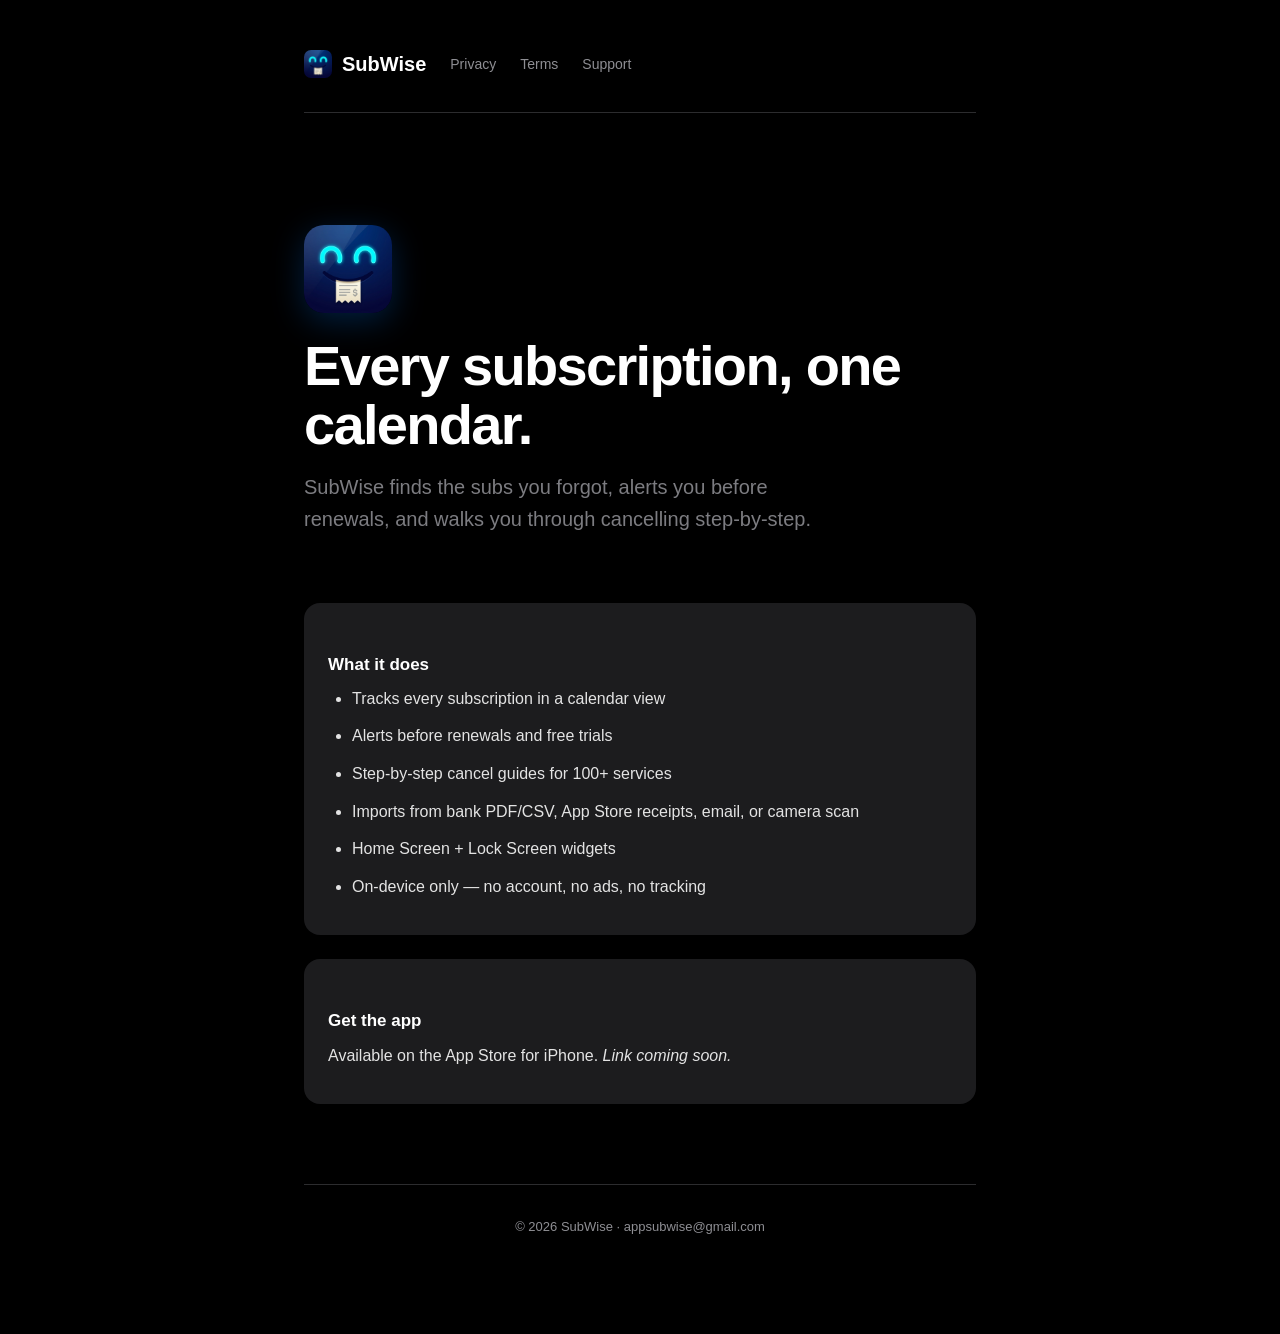
<file: index.html>
<!DOCTYPE html>
<html lang="en">
<head>
<meta charset="UTF-8">
<meta name="viewport" content="width=device-width, initial-scale=1.0">
<title>SubWise — Subscription Tracker</title>
<meta name="description" content="Find subscriptions you forgot, get renewal alerts, and cancel fast with step-by-step guides.">
<meta property="og:title" content="SubWise — Subscription Tracker">
<meta property="og:description" content="Find subscriptions you forgot, get renewal alerts, and cancel fast with step-by-step guides.">
<meta property="og:image" content="https://appsubwise.github.io/og.png">
<meta property="og:image:width" content="1200">
<meta property="og:image:height" content="630">
<meta property="og:url" content="https://appsubwise.github.io/">
<meta property="og:type" content="website">
<meta name="twitter:card" content="summary_large_image">
<link rel="icon" type="image/png" sizes="32x32" href="favicon-32.png">
<link rel="icon" type="image/png" sizes="16x16" href="favicon-16.png">
<link rel="apple-touch-icon" href="apple-touch-icon.png">
<link rel="stylesheet" href="style.css">
</head>
<body>
<div class="container">
  <nav>
    <a href="index.html" class="logo"><img src="logo-256.png" alt="" width="28" height="28">SubWise</a>
    <a href="privacy.html">Privacy</a>
    <a href="terms.html">Terms</a>
    <a href="support.html">Support</a>
  </nav>

  <section class="hero">
    <img src="logo-256.png" alt="SubWise app icon" class="hero-icon" width="88" height="88">
    <h1>Every subscription, one calendar.</h1>
    <p class="lead">SubWise finds the subs you forgot, alerts you before renewals, and walks you through cancelling step-by-step.</p>
  </section>

  <div class="card">
    <h3>What it does</h3>
    <ul>
      <li>Tracks every subscription in a calendar view</li>
      <li>Alerts before renewals and free trials</li>
      <li>Step-by-step cancel guides for 100+ services</li>
      <li>Imports from bank PDF/CSV, App Store receipts, email, or camera scan</li>
      <li>Home Screen + Lock Screen widgets</li>
      <li>On-device only — no account, no ads, no tracking</li>
    </ul>
  </div>

  <div class="card">
    <h3>Get the app</h3>
    <p>Available on the App Store for iPhone. <em>Link coming soon.</em></p>
  </div>

  <footer>
    &copy; 2026 SubWise &middot; <a href="mailto:appsubwise@gmail.com">appsubwise@gmail.com</a>
  </footer>
</div>
</body>
</html>
</file>
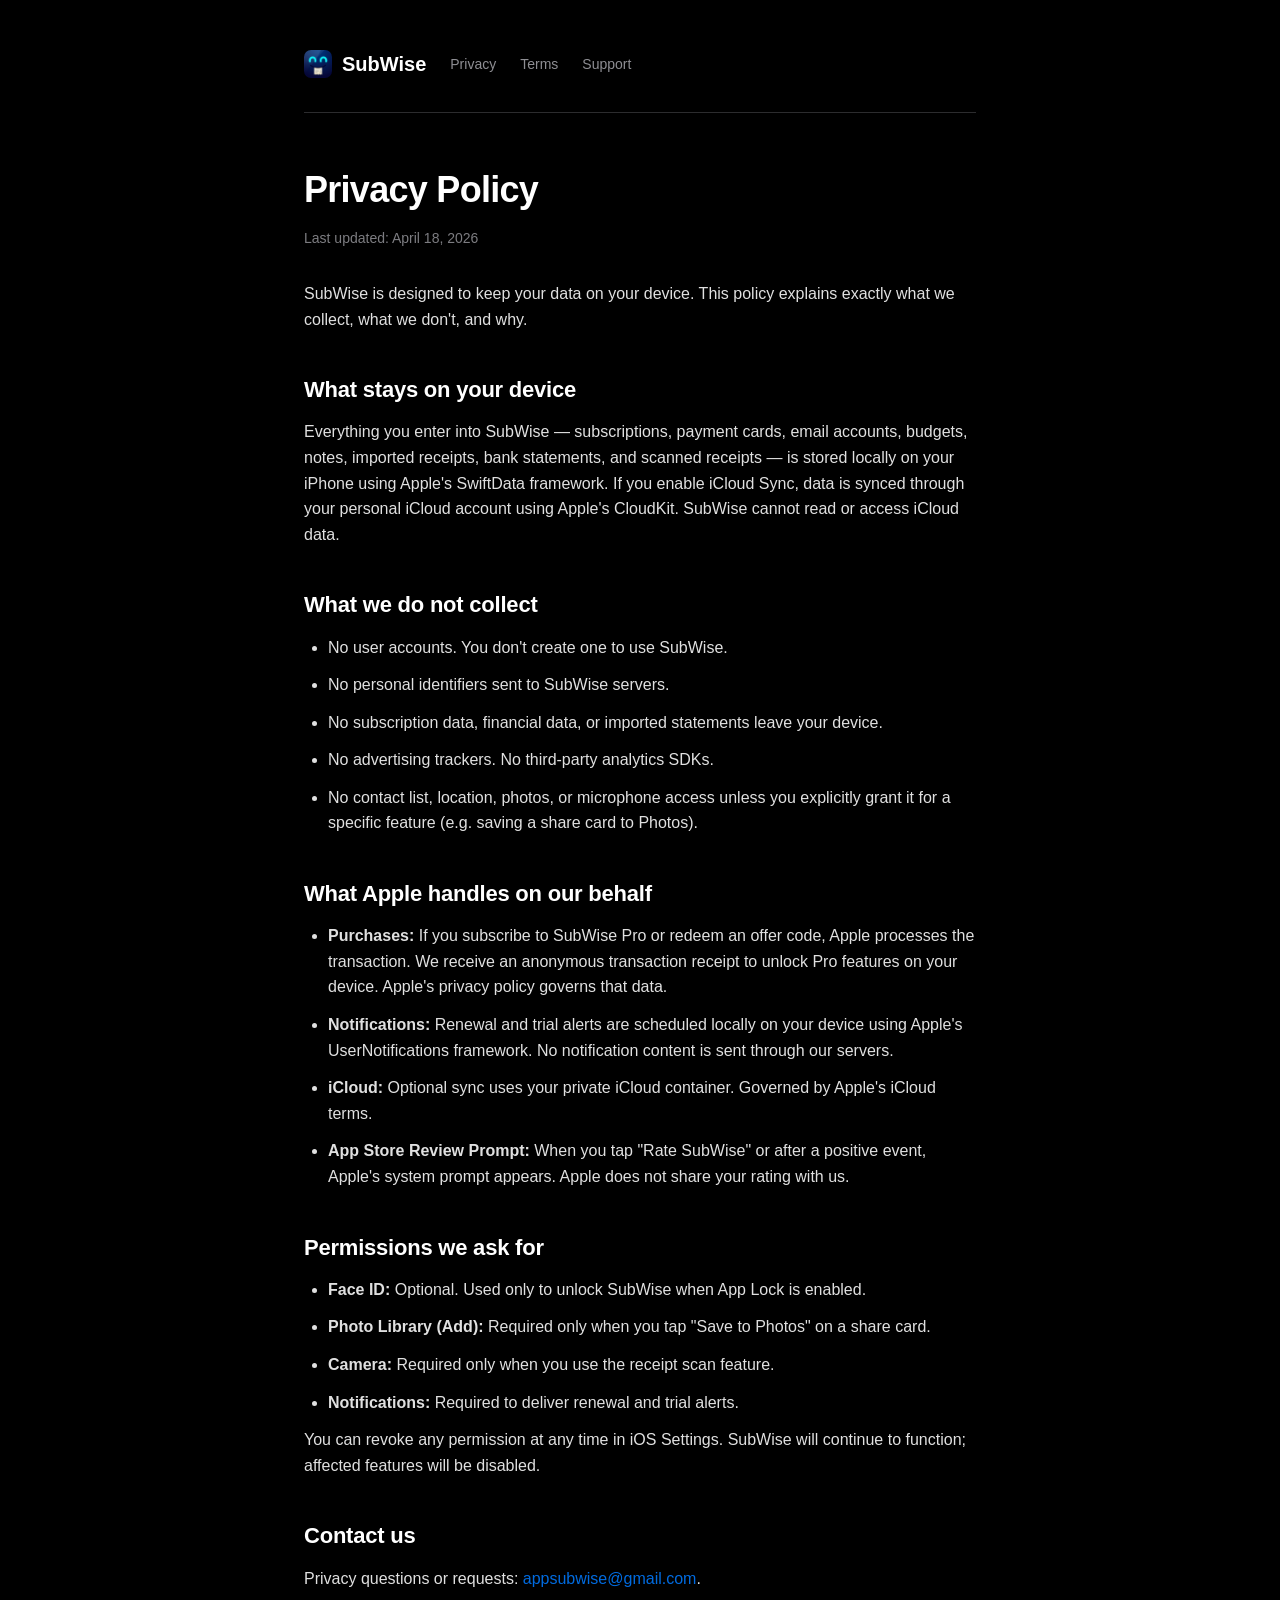
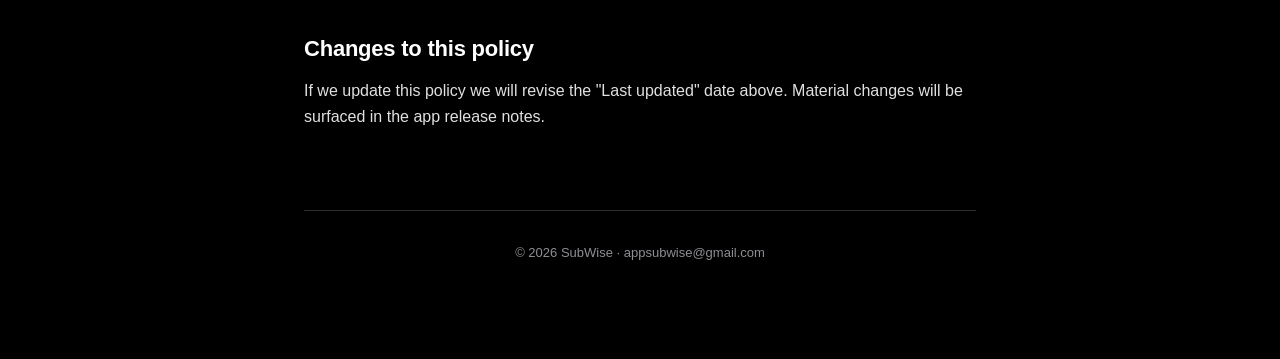
<file: privacy.html>
<!DOCTYPE html>
<html lang="en">
<head>
<meta charset="UTF-8">
<meta name="viewport" content="width=device-width, initial-scale=1.0">
<title>Privacy Policy — SubWise</title>
<link rel="icon" type="image/png" sizes="32x32" href="favicon-32.png">
<link rel="icon" type="image/png" sizes="16x16" href="favicon-16.png">
<link rel="apple-touch-icon" href="apple-touch-icon.png">
<link rel="stylesheet" href="style.css">
</head>
<body>
<div class="container">
  <nav>
    <a href="index.html" class="logo"><img src="logo-256.png" alt="" width="28" height="28">SubWise</a>
    <a href="privacy.html">Privacy</a>
    <a href="terms.html">Terms</a>
    <a href="support.html">Support</a>
  </nav>

  <h1>Privacy Policy</h1>
  <p class="meta">Last updated: April 18, 2026</p>

  <p>SubWise is designed to keep your data on your device. This policy explains exactly what we collect, what we don't, and why.</p>

  <h2>What stays on your device</h2>
  <p>Everything you enter into SubWise — subscriptions, payment cards, email accounts, budgets, notes, imported receipts, bank statements, and scanned receipts — is stored locally on your iPhone using Apple's SwiftData framework. If you enable iCloud Sync, data is synced through your personal iCloud account using Apple's CloudKit. SubWise cannot read or access iCloud data.</p>

  <h2>What we do not collect</h2>
  <ul>
    <li>No user accounts. You don't create one to use SubWise.</li>
    <li>No personal identifiers sent to SubWise servers.</li>
    <li>No subscription data, financial data, or imported statements leave your device.</li>
    <li>No advertising trackers. No third-party analytics SDKs.</li>
    <li>No contact list, location, photos, or microphone access unless you explicitly grant it for a specific feature (e.g. saving a share card to Photos).</li>
  </ul>

  <h2>What Apple handles on our behalf</h2>
  <ul>
    <li><strong>Purchases:</strong> If you subscribe to SubWise Pro or redeem an offer code, Apple processes the transaction. We receive an anonymous transaction receipt to unlock Pro features on your device. Apple's privacy policy governs that data.</li>
    <li><strong>Notifications:</strong> Renewal and trial alerts are scheduled locally on your device using Apple's UserNotifications framework. No notification content is sent through our servers.</li>
    <li><strong>iCloud:</strong> Optional sync uses your private iCloud container. Governed by Apple's iCloud terms.</li>
    <li><strong>App Store Review Prompt:</strong> When you tap "Rate SubWise" or after a positive event, Apple's system prompt appears. Apple does not share your rating with us.</li>
  </ul>

  <h2>Permissions we ask for</h2>
  <ul>
    <li><strong>Face ID:</strong> Optional. Used only to unlock SubWise when App Lock is enabled.</li>
    <li><strong>Photo Library (Add):</strong> Required only when you tap "Save to Photos" on a share card.</li>
    <li><strong>Camera:</strong> Required only when you use the receipt scan feature.</li>
    <li><strong>Notifications:</strong> Required to deliver renewal and trial alerts.</li>
  </ul>
  <p>You can revoke any permission at any time in iOS Settings. SubWise will continue to function; affected features will be disabled.</p>

  <h2>Contact us</h2>
  <p>Privacy questions or requests: <a href="mailto:appsubwise@gmail.com">appsubwise@gmail.com</a>.</p>

  <h2>Changes to this policy</h2>
  <p>If we update this policy we will revise the "Last updated" date above. Material changes will be surfaced in the app release notes.</p>

  <footer>
    &copy; 2026 SubWise &middot; <a href="mailto:appsubwise@gmail.com">appsubwise@gmail.com</a>
  </footer>
</div>
</body>
</html>
</file>
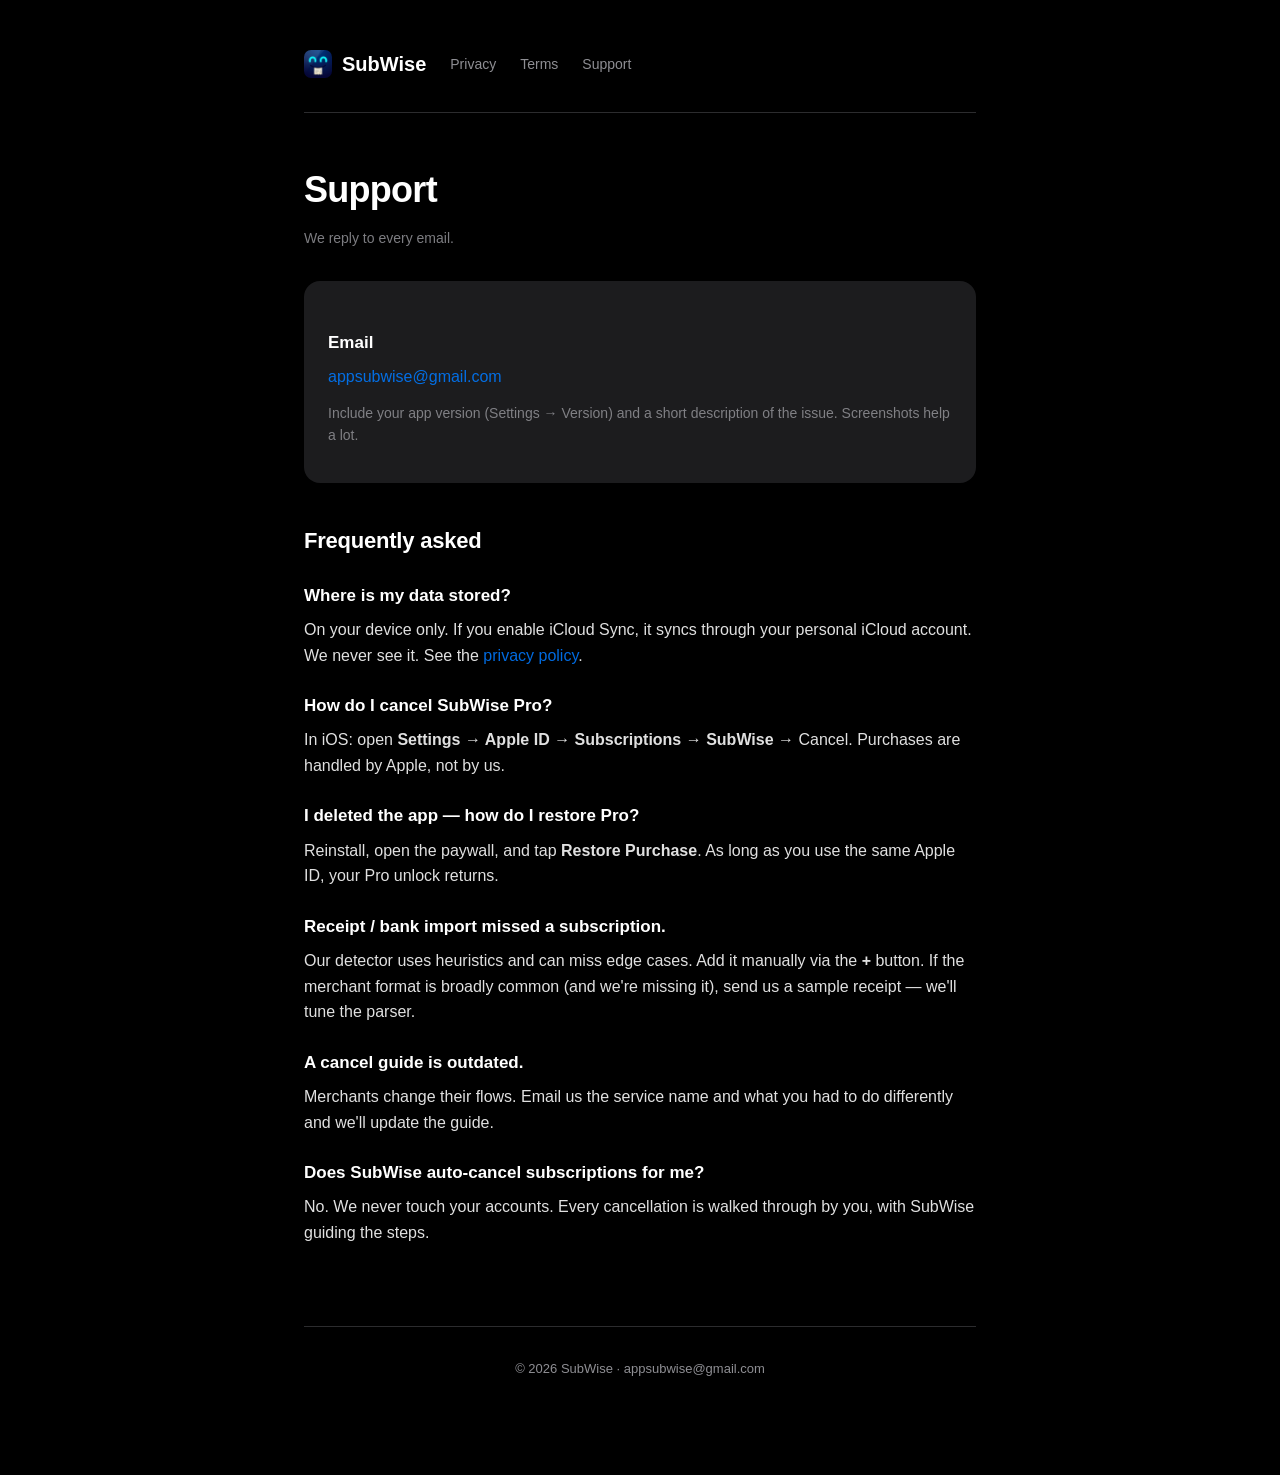
<file: support.html>
<!DOCTYPE html>
<html lang="en">
<head>
<meta charset="UTF-8">
<meta name="viewport" content="width=device-width, initial-scale=1.0">
<title>Support — SubWise</title>
<link rel="icon" type="image/png" sizes="32x32" href="favicon-32.png">
<link rel="icon" type="image/png" sizes="16x16" href="favicon-16.png">
<link rel="apple-touch-icon" href="apple-touch-icon.png">
<link rel="stylesheet" href="style.css">
</head>
<body>
<div class="container">
  <nav>
    <a href="index.html" class="logo"><img src="logo-256.png" alt="" width="28" height="28">SubWise</a>
    <a href="privacy.html">Privacy</a>
    <a href="terms.html">Terms</a>
    <a href="support.html">Support</a>
  </nav>

  <h1>Support</h1>
  <p class="meta">We reply to every email.</p>

  <div class="card">
    <h3>Email</h3>
    <p><a href="mailto:appsubwise@gmail.com">appsubwise@gmail.com</a></p>
    <p style="color: var(--text-secondary); font-size: 14px;">Include your app version (Settings → Version) and a short description of the issue. Screenshots help a lot.</p>
  </div>

  <h2>Frequently asked</h2>

  <h3>Where is my data stored?</h3>
  <p>On your device only. If you enable iCloud Sync, it syncs through your personal iCloud account. We never see it. See the <a href="privacy.html">privacy policy</a>.</p>

  <h3>How do I cancel SubWise Pro?</h3>
  <p>In iOS: open <strong>Settings → Apple ID → Subscriptions → SubWise</strong> → Cancel. Purchases are handled by Apple, not by us.</p>

  <h3>I deleted the app — how do I restore Pro?</h3>
  <p>Reinstall, open the paywall, and tap <strong>Restore Purchase</strong>. As long as you use the same Apple ID, your Pro unlock returns.</p>

  <h3>Receipt / bank import missed a subscription.</h3>
  <p>Our detector uses heuristics and can miss edge cases. Add it manually via the <strong>+</strong> button. If the merchant format is broadly common (and we're missing it), send us a sample receipt — we'll tune the parser.</p>

  <h3>A cancel guide is outdated.</h3>
  <p>Merchants change their flows. Email us the service name and what you had to do differently and we'll update the guide.</p>

  <h3>Does SubWise auto-cancel subscriptions for me?</h3>
  <p>No. We never touch your accounts. Every cancellation is walked through by you, with SubWise guiding the steps.</p>

  <footer>
    &copy; 2026 SubWise &middot; <a href="mailto:appsubwise@gmail.com">appsubwise@gmail.com</a>
  </footer>
</div>
</body>
</html>
</file>
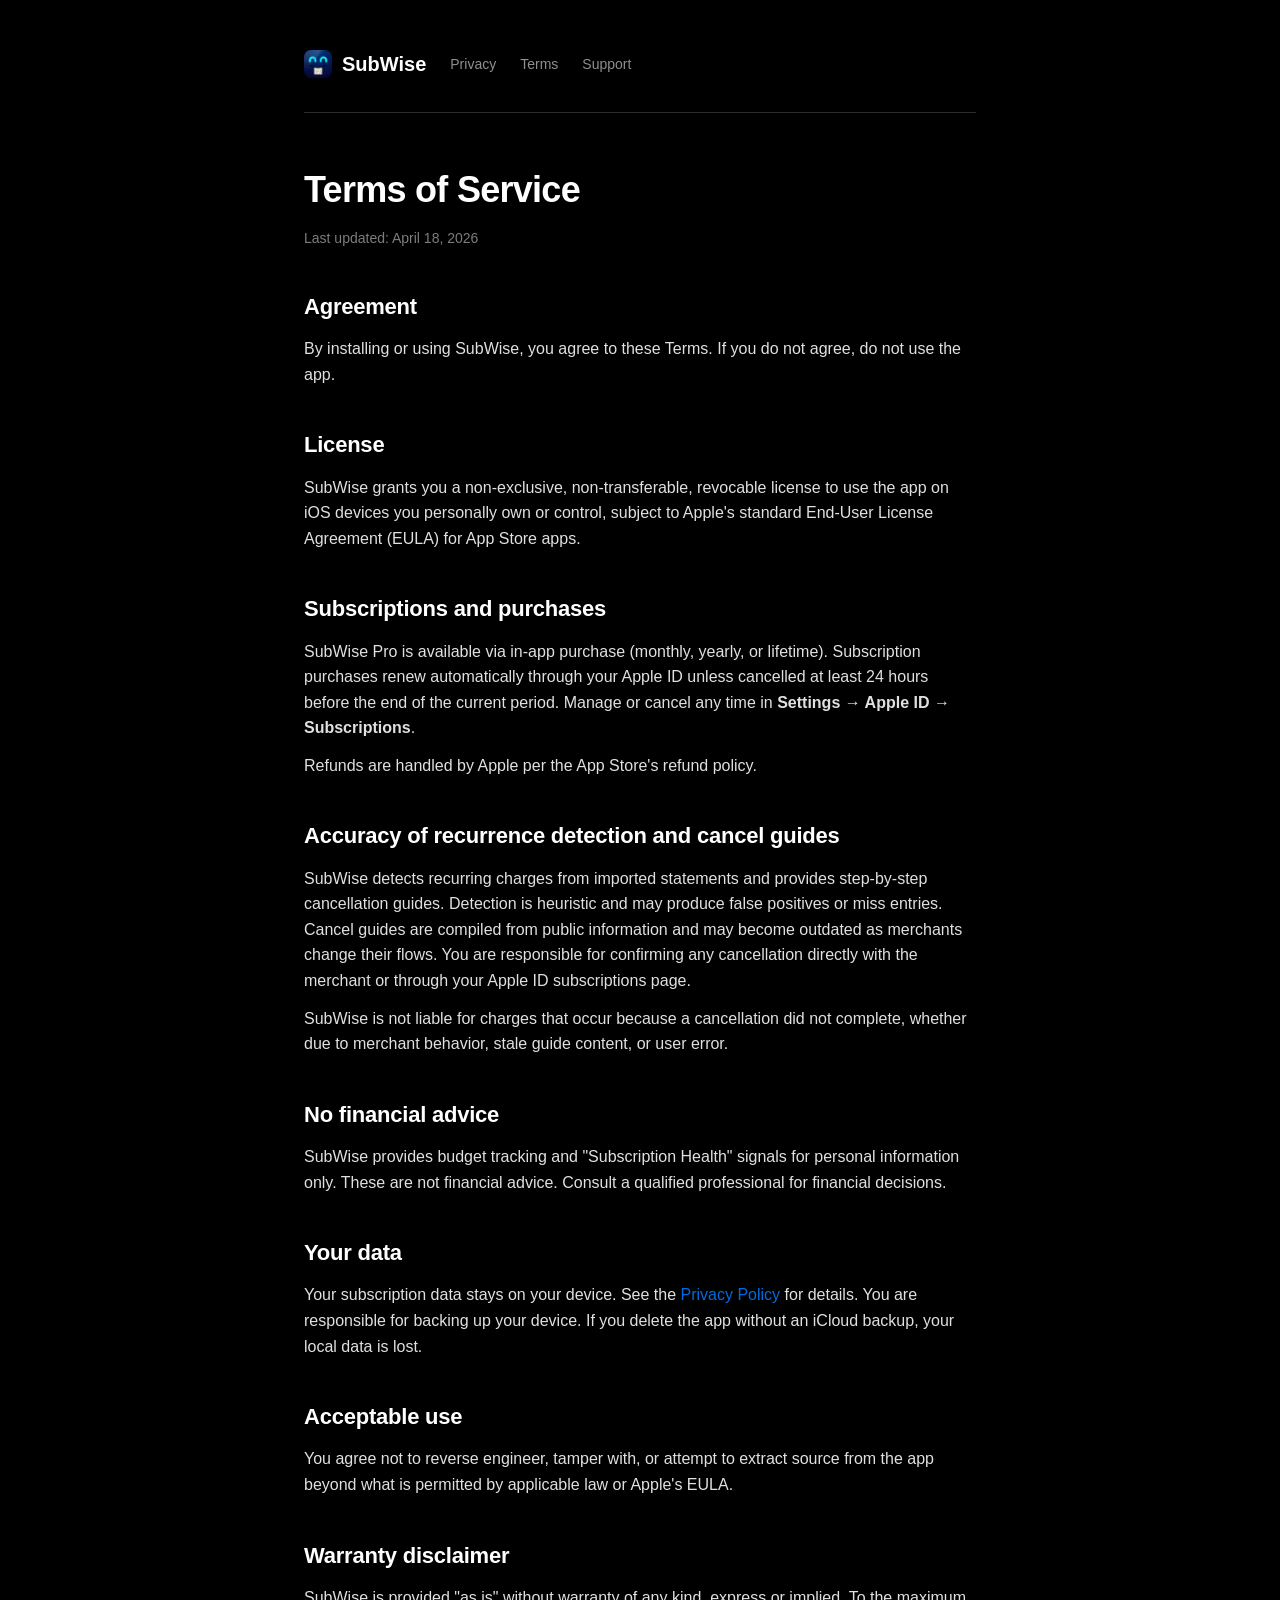
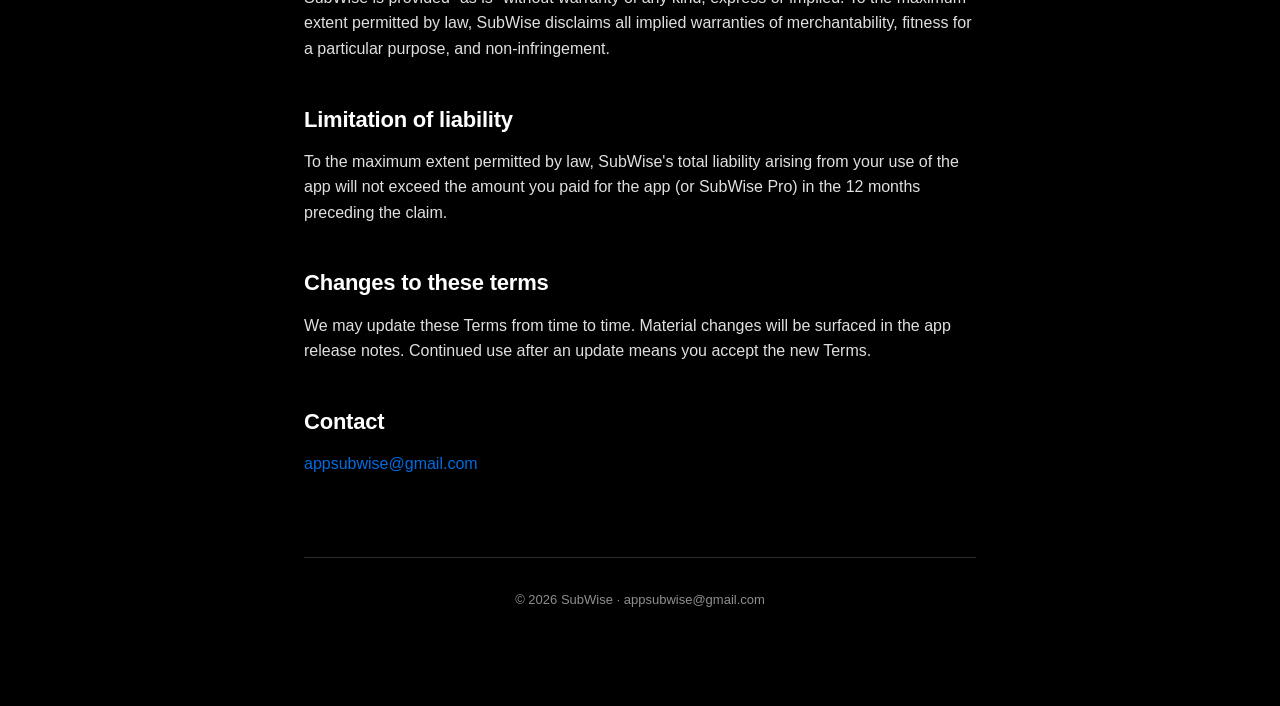
<file: terms.html>
<!DOCTYPE html>
<html lang="en">
<head>
<meta charset="UTF-8">
<meta name="viewport" content="width=device-width, initial-scale=1.0">
<title>Terms of Service — SubWise</title>
<link rel="icon" type="image/png" sizes="32x32" href="favicon-32.png">
<link rel="icon" type="image/png" sizes="16x16" href="favicon-16.png">
<link rel="apple-touch-icon" href="apple-touch-icon.png">
<link rel="stylesheet" href="style.css">
</head>
<body>
<div class="container">
  <nav>
    <a href="index.html" class="logo"><img src="logo-256.png" alt="" width="28" height="28">SubWise</a>
    <a href="privacy.html">Privacy</a>
    <a href="terms.html">Terms</a>
    <a href="support.html">Support</a>
  </nav>

  <h1>Terms of Service</h1>
  <p class="meta">Last updated: April 18, 2026</p>

  <h2>Agreement</h2>
  <p>By installing or using SubWise, you agree to these Terms. If you do not agree, do not use the app.</p>

  <h2>License</h2>
  <p>SubWise grants you a non-exclusive, non-transferable, revocable license to use the app on iOS devices you personally own or control, subject to Apple's standard End-User License Agreement (EULA) for App Store apps.</p>

  <h2>Subscriptions and purchases</h2>
  <p>SubWise Pro is available via in-app purchase (monthly, yearly, or lifetime). Subscription purchases renew automatically through your Apple ID unless cancelled at least 24 hours before the end of the current period. Manage or cancel any time in <strong>Settings → Apple ID → Subscriptions</strong>.</p>
  <p>Refunds are handled by Apple per the App Store's refund policy.</p>

  <h2>Accuracy of recurrence detection and cancel guides</h2>
  <p>SubWise detects recurring charges from imported statements and provides step-by-step cancellation guides. Detection is heuristic and may produce false positives or miss entries. Cancel guides are compiled from public information and may become outdated as merchants change their flows. You are responsible for confirming any cancellation directly with the merchant or through your Apple ID subscriptions page.</p>
  <p>SubWise is not liable for charges that occur because a cancellation did not complete, whether due to merchant behavior, stale guide content, or user error.</p>

  <h2>No financial advice</h2>
  <p>SubWise provides budget tracking and "Subscription Health" signals for personal information only. These are not financial advice. Consult a qualified professional for financial decisions.</p>

  <h2>Your data</h2>
  <p>Your subscription data stays on your device. See the <a href="privacy.html">Privacy Policy</a> for details. You are responsible for backing up your device. If you delete the app without an iCloud backup, your local data is lost.</p>

  <h2>Acceptable use</h2>
  <p>You agree not to reverse engineer, tamper with, or attempt to extract source from the app beyond what is permitted by applicable law or Apple's EULA.</p>

  <h2>Warranty disclaimer</h2>
  <p>SubWise is provided "as is" without warranty of any kind, express or implied. To the maximum extent permitted by law, SubWise disclaims all implied warranties of merchantability, fitness for a particular purpose, and non-infringement.</p>

  <h2>Limitation of liability</h2>
  <p>To the maximum extent permitted by law, SubWise's total liability arising from your use of the app will not exceed the amount you paid for the app (or SubWise Pro) in the 12 months preceding the claim.</p>

  <h2>Changes to these terms</h2>
  <p>We may update these Terms from time to time. Material changes will be surfaced in the app release notes. Continued use after an update means you accept the new Terms.</p>

  <h2>Contact</h2>
  <p><a href="mailto:appsubwise@gmail.com">appsubwise@gmail.com</a></p>

  <footer>
    &copy; 2026 SubWise &middot; <a href="mailto:appsubwise@gmail.com">appsubwise@gmail.com</a>
  </footer>
</div>
</body>
</html>
</file>
<file: style.css>
* { box-sizing: border-box; margin: 0; padding: 0; }

:root {
  --bg: #000;
  --card: #1C1C1E;
  --card-elev: #2C2C2E;
  --text: #fff;
  --text-secondary: #8E8E93;
  --accent: #007AFF;
  --border: #2C2C2E;
}

html, body {
  background: var(--bg);
  color: var(--text);
  font-family: -apple-system, BlinkMacSystemFont, 'SF Pro Text', 'Segoe UI', Roboto, sans-serif;
  line-height: 1.6;
  -webkit-font-smoothing: antialiased;
}

.container {
  max-width: 720px;
  margin: 0 auto;
  padding: 48px 24px 96px;
}

nav {
  display: flex;
  align-items: center;
  gap: 24px;
  padding-bottom: 32px;
  border-bottom: 1px solid var(--border);
  margin-bottom: 48px;
}

nav .logo {
  font-weight: 700;
  font-size: 20px;
  color: var(--text);
  text-decoration: none;
  display: inline-flex;
  align-items: center;
  gap: 10px;
}

nav .logo img {
  width: 28px !important;
  height: 28px !important;
  max-width: 28px;
  border-radius: 7px;
  display: block;
}

img.hero-icon {
  width: 88px !important;
  height: 88px !important;
  max-width: 88px;
  border-radius: 20px;
  margin-bottom: 24px;
  display: block;
  box-shadow: 0 8px 32px rgba(0, 122, 255, 0.25);
}

nav a {
  color: var(--text-secondary);
  text-decoration: none;
  font-size: 14px;
}

nav a:hover { color: var(--text); }

h1 {
  font-size: 36px;
  font-weight: 700;
  margin-bottom: 8px;
  letter-spacing: -0.02em;
}

h2 {
  font-size: 22px;
  font-weight: 600;
  margin-top: 40px;
  margin-bottom: 12px;
  letter-spacing: -0.01em;
}

h3 {
  font-size: 17px;
  font-weight: 600;
  margin-top: 24px;
  margin-bottom: 8px;
}

p, li {
  color: var(--text);
  opacity: 0.88;
  margin-bottom: 12px;
  font-size: 16px;
}

ul, ol { padding-left: 24px; }

a { color: var(--accent); text-decoration: none; }
a:hover { text-decoration: underline; }

.meta {
  color: var(--text-secondary);
  font-size: 14px;
  margin-bottom: 32px;
}

.card {
  background: var(--card);
  border-radius: 16px;
  padding: 24px;
  margin-top: 24px;
}

.hero {
  padding: 64px 0 32px;
}

.hero h1 {
  font-size: 56px;
  letter-spacing: -0.03em;
  line-height: 1.05;
}

.hero p.lead {
  font-size: 20px;
  color: var(--text-secondary);
  margin-top: 16px;
  max-width: 540px;
}

footer {
  margin-top: 80px;
  padding-top: 32px;
  border-top: 1px solid var(--border);
  color: var(--text-secondary);
  font-size: 13px;
  text-align: center;
}

footer a { color: var(--text-secondary); }
</file>
